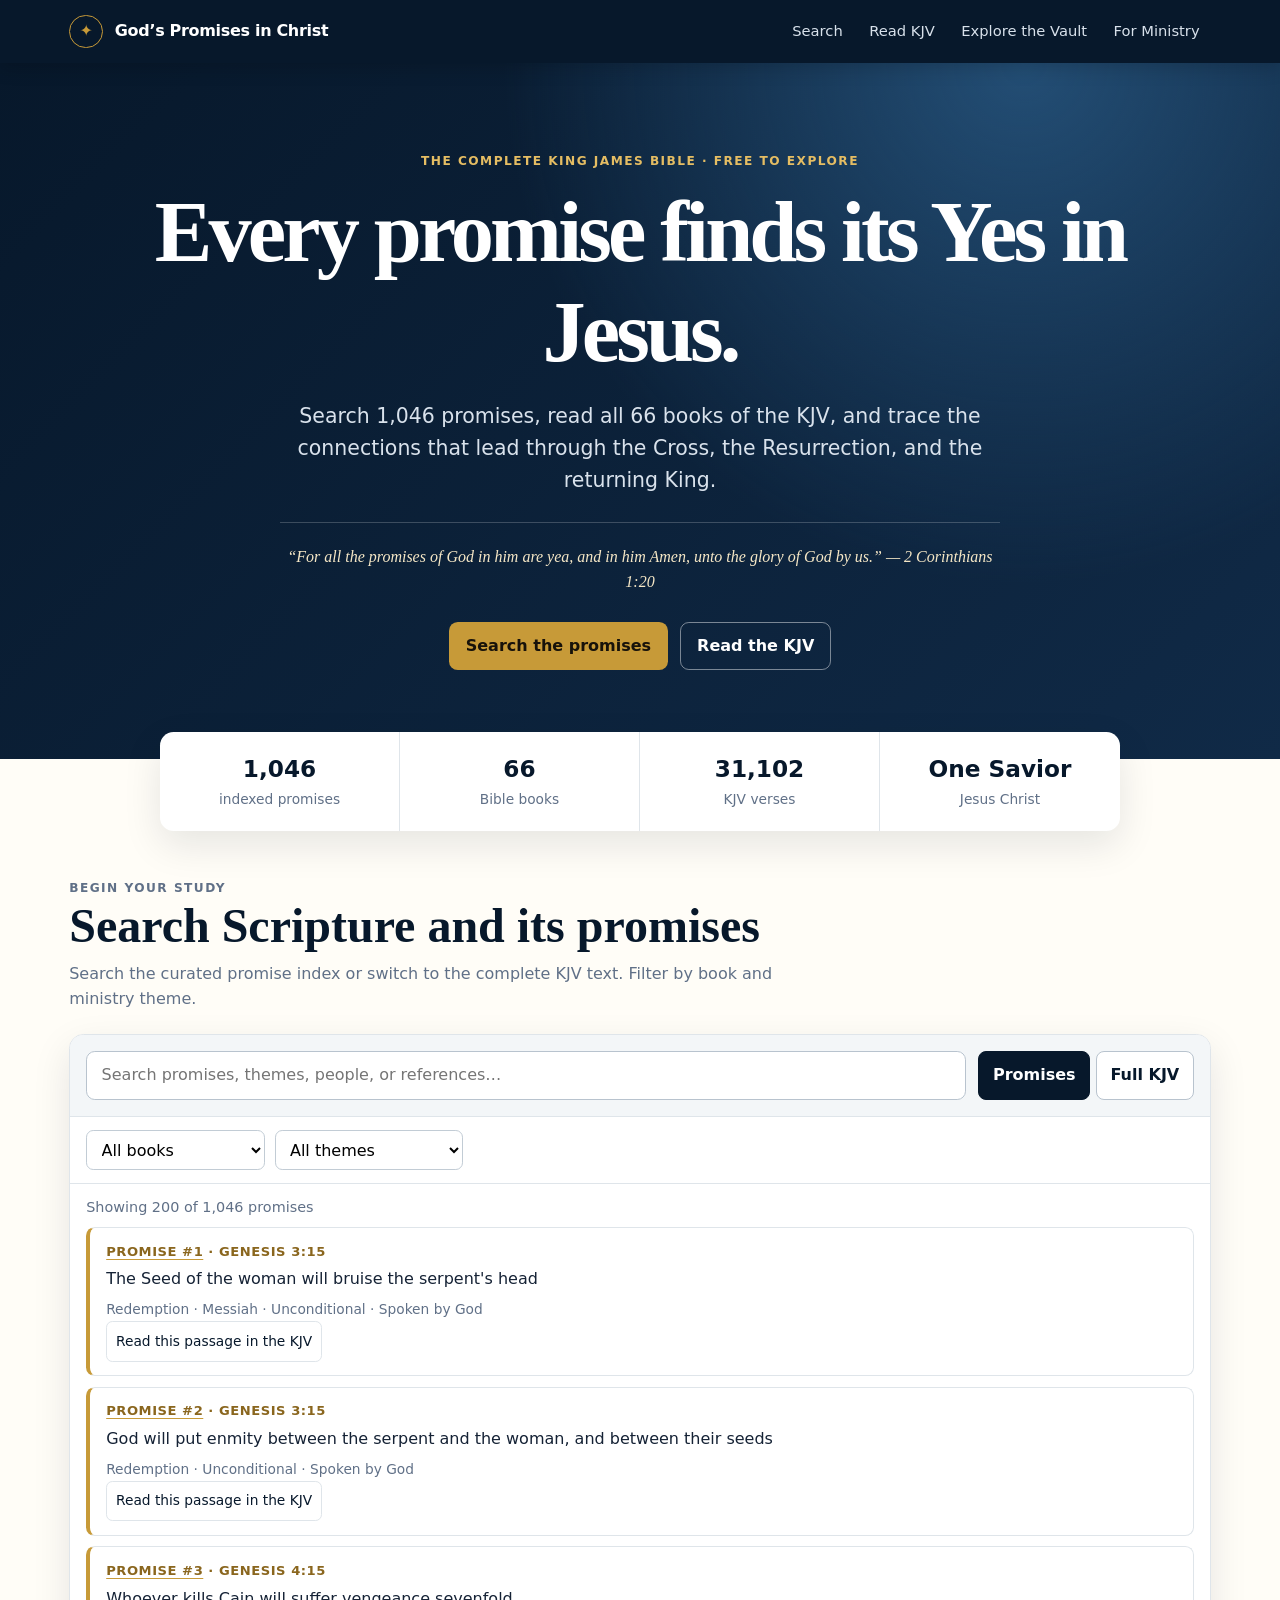
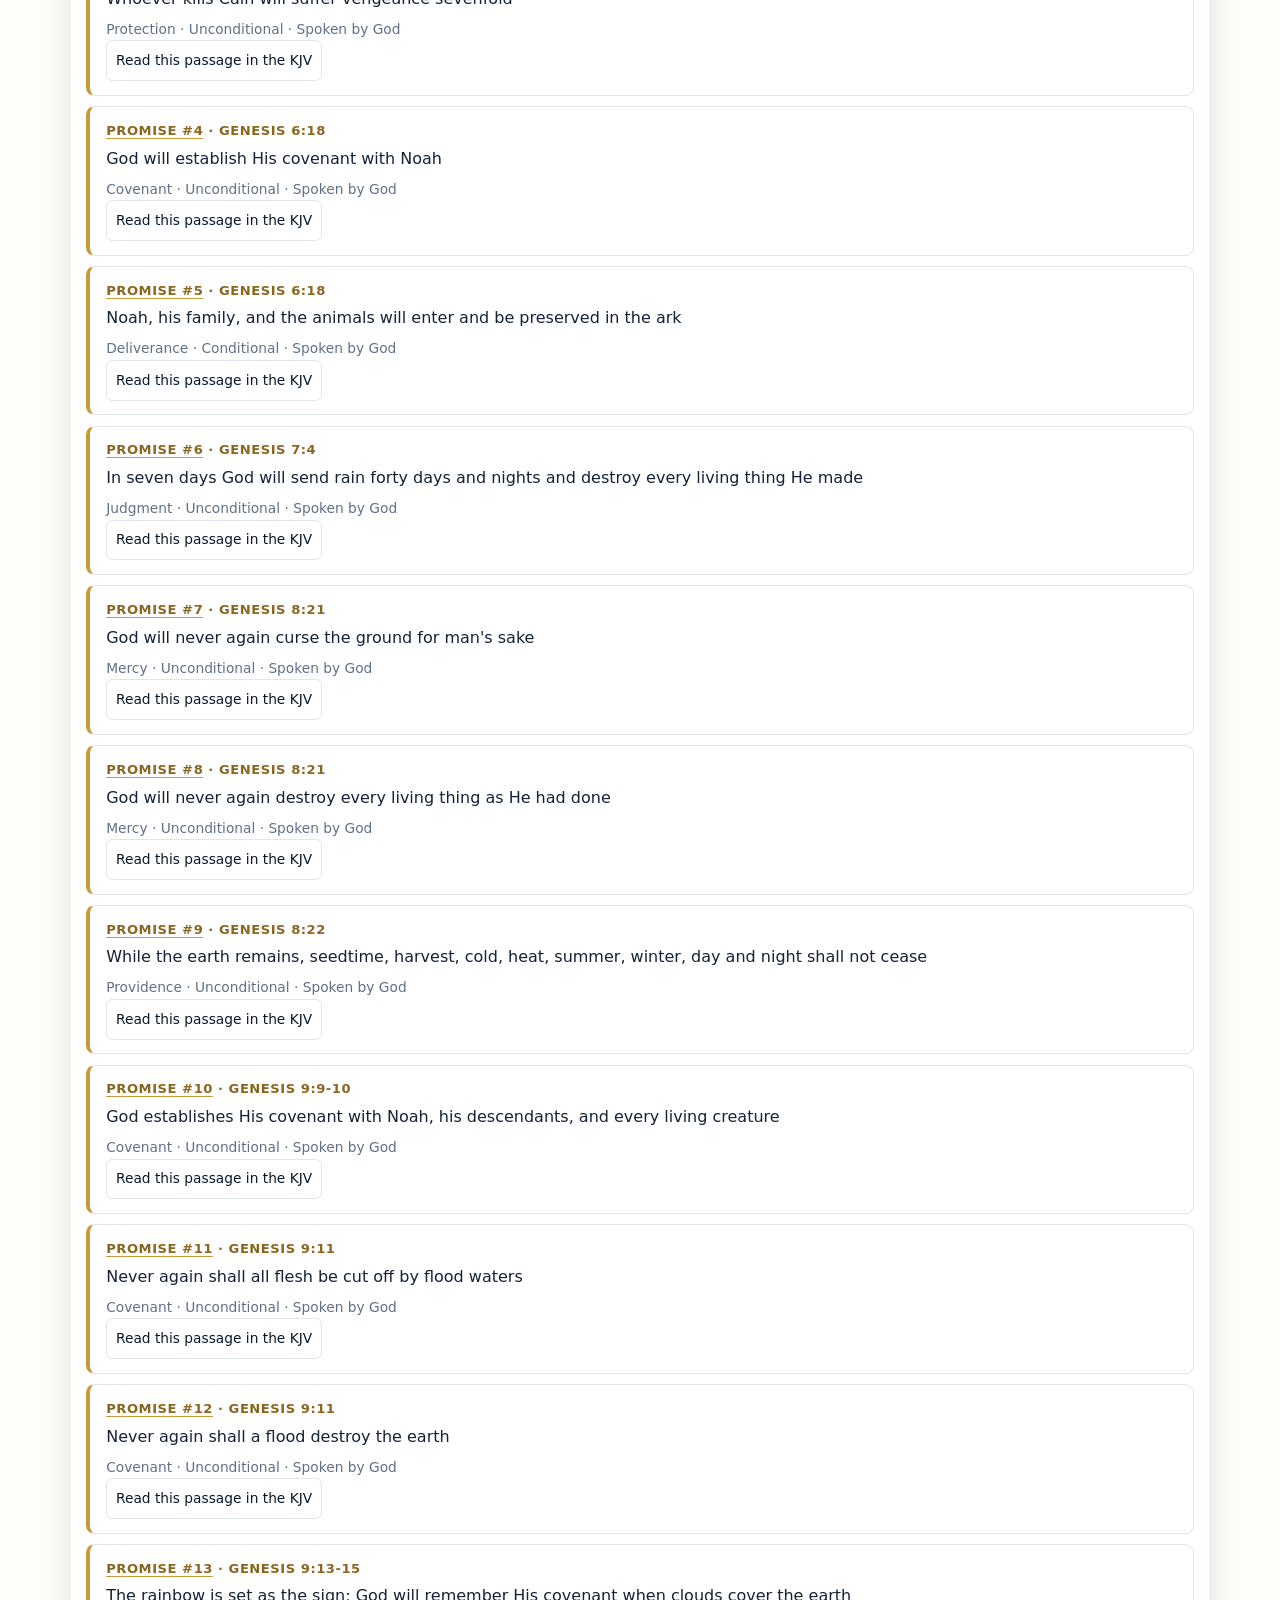
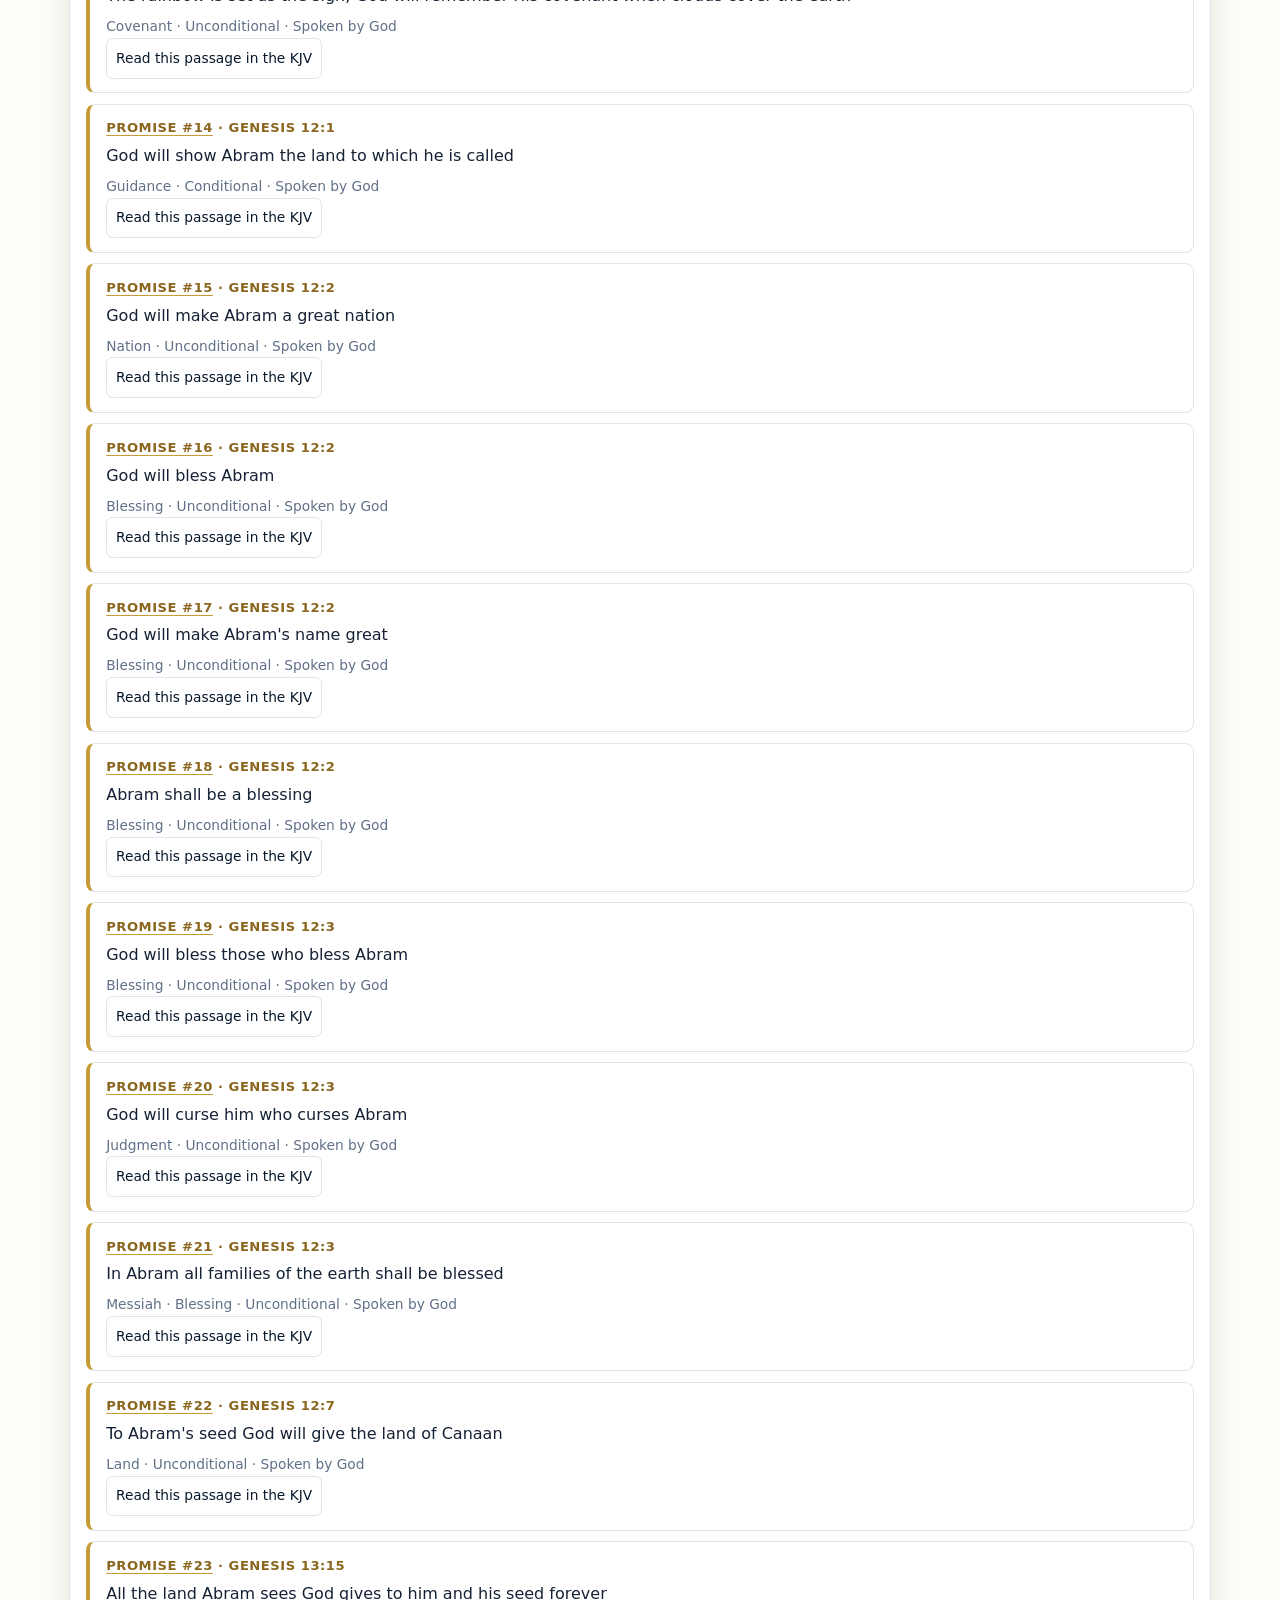
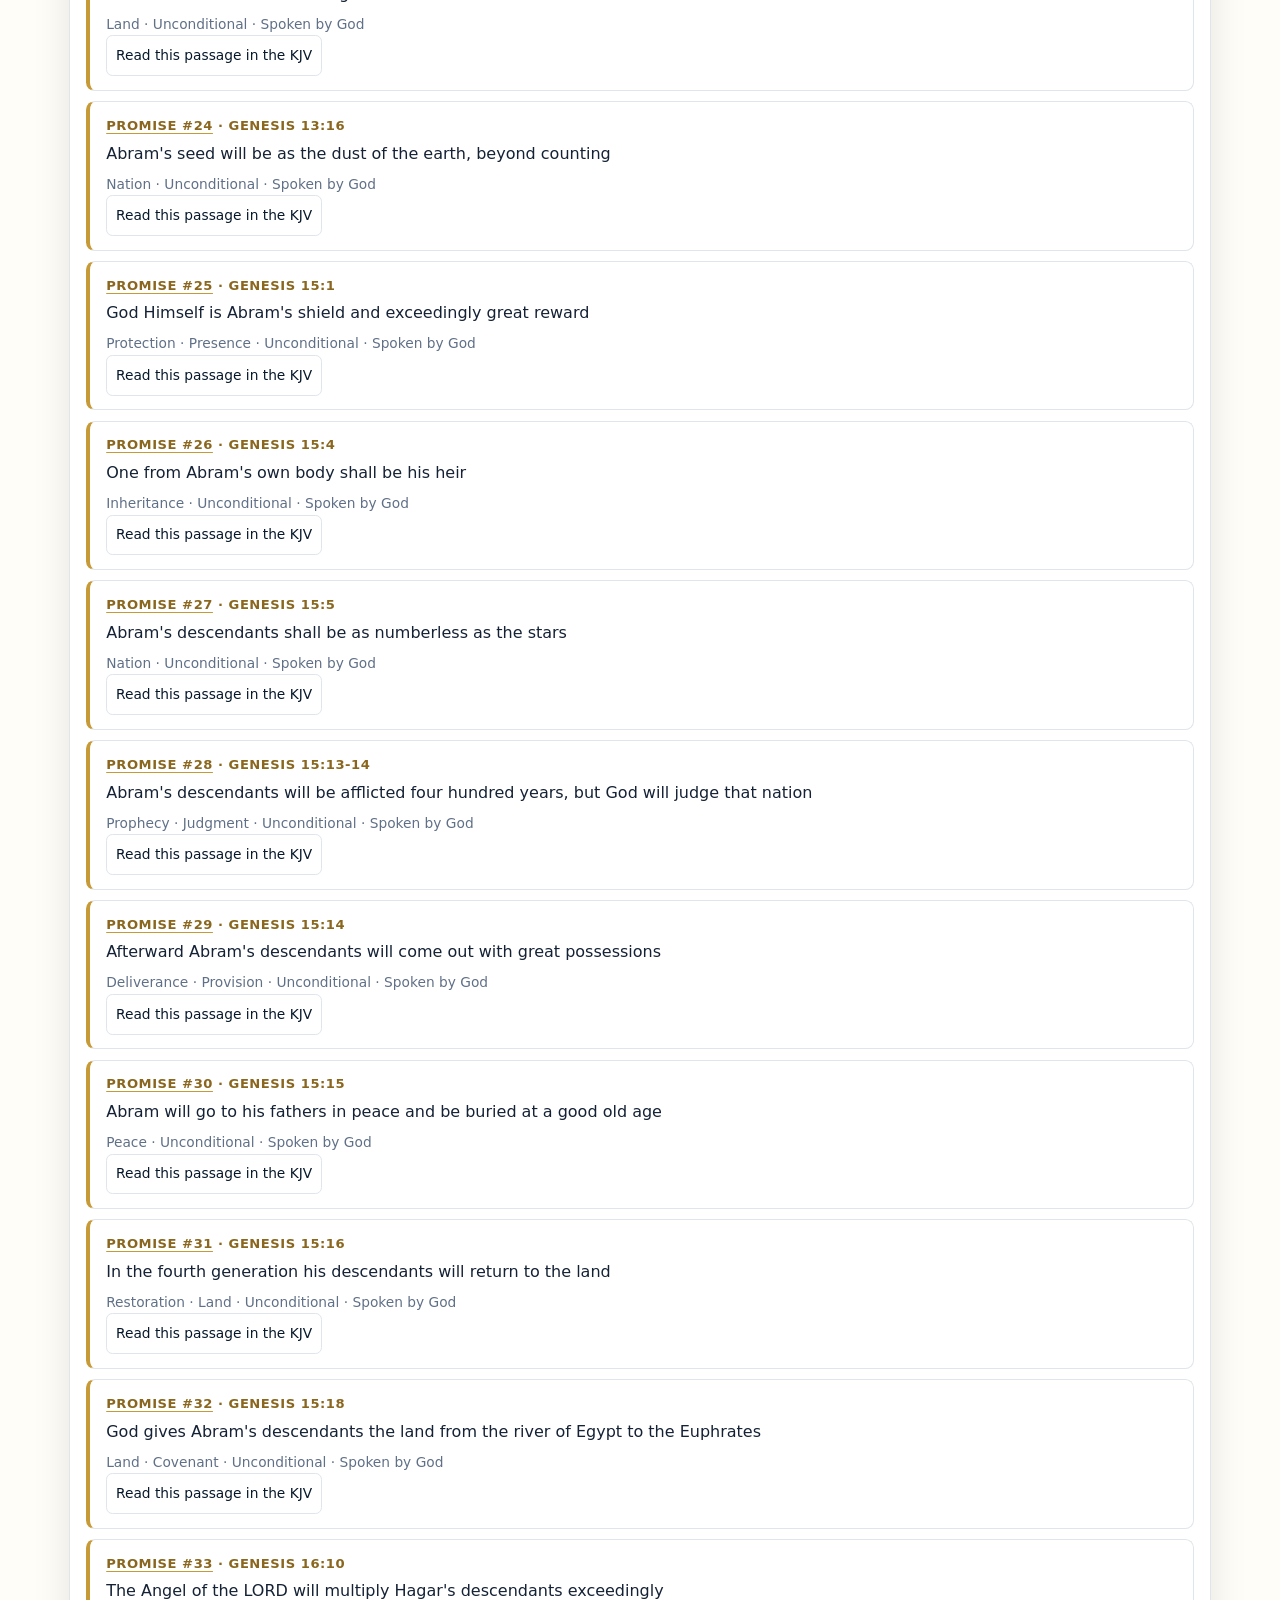
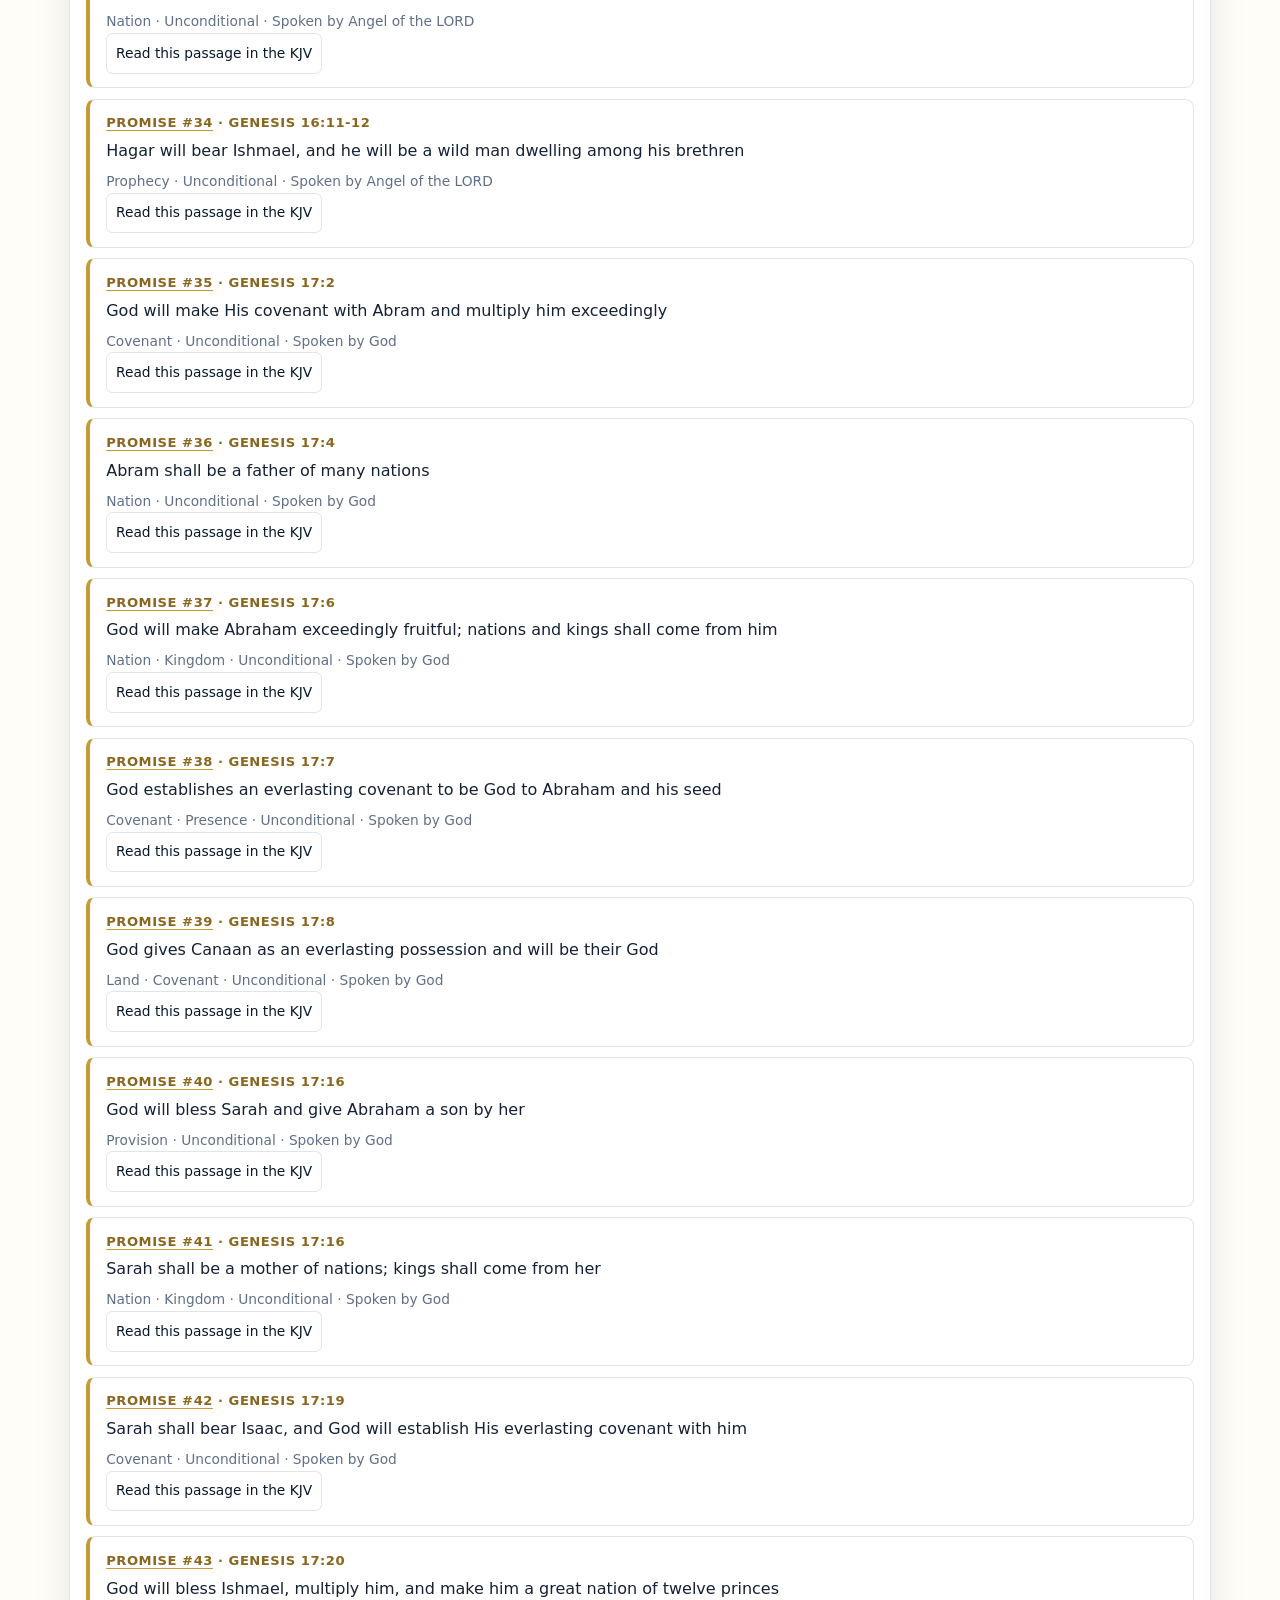
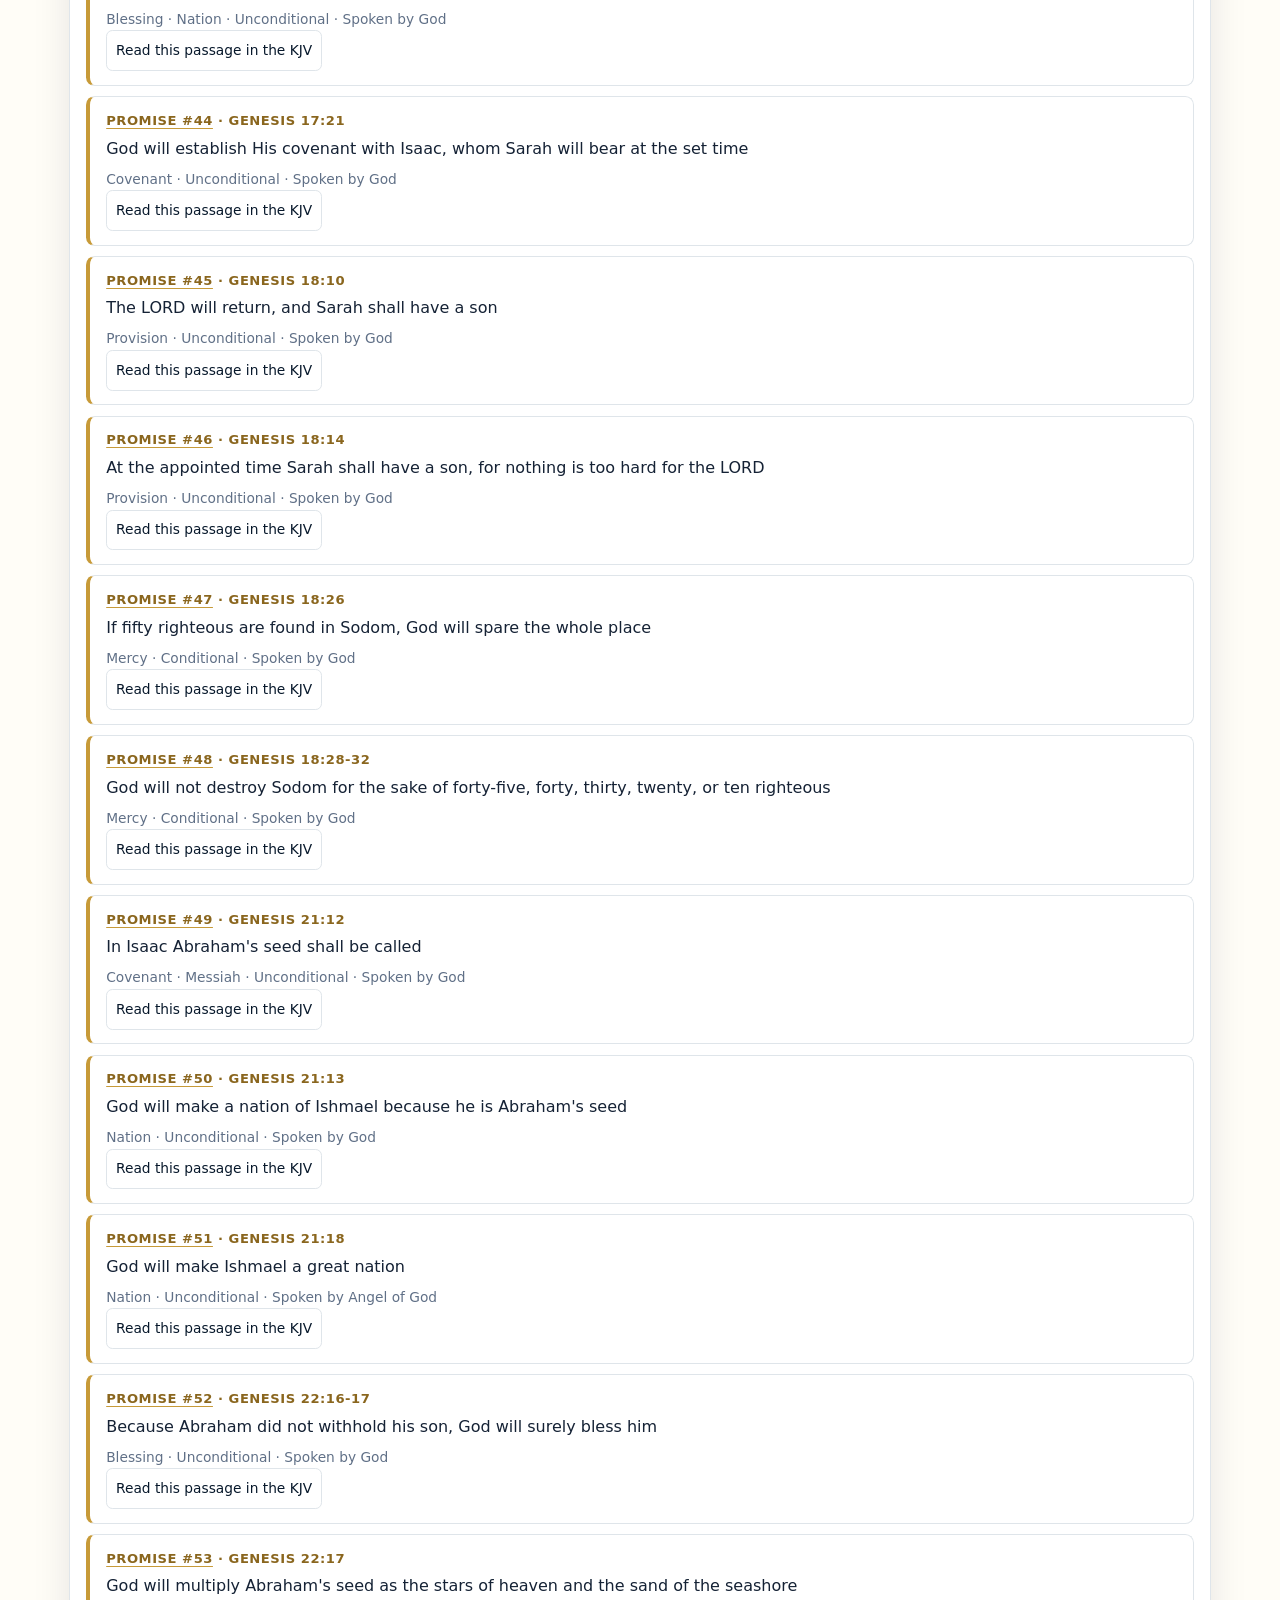
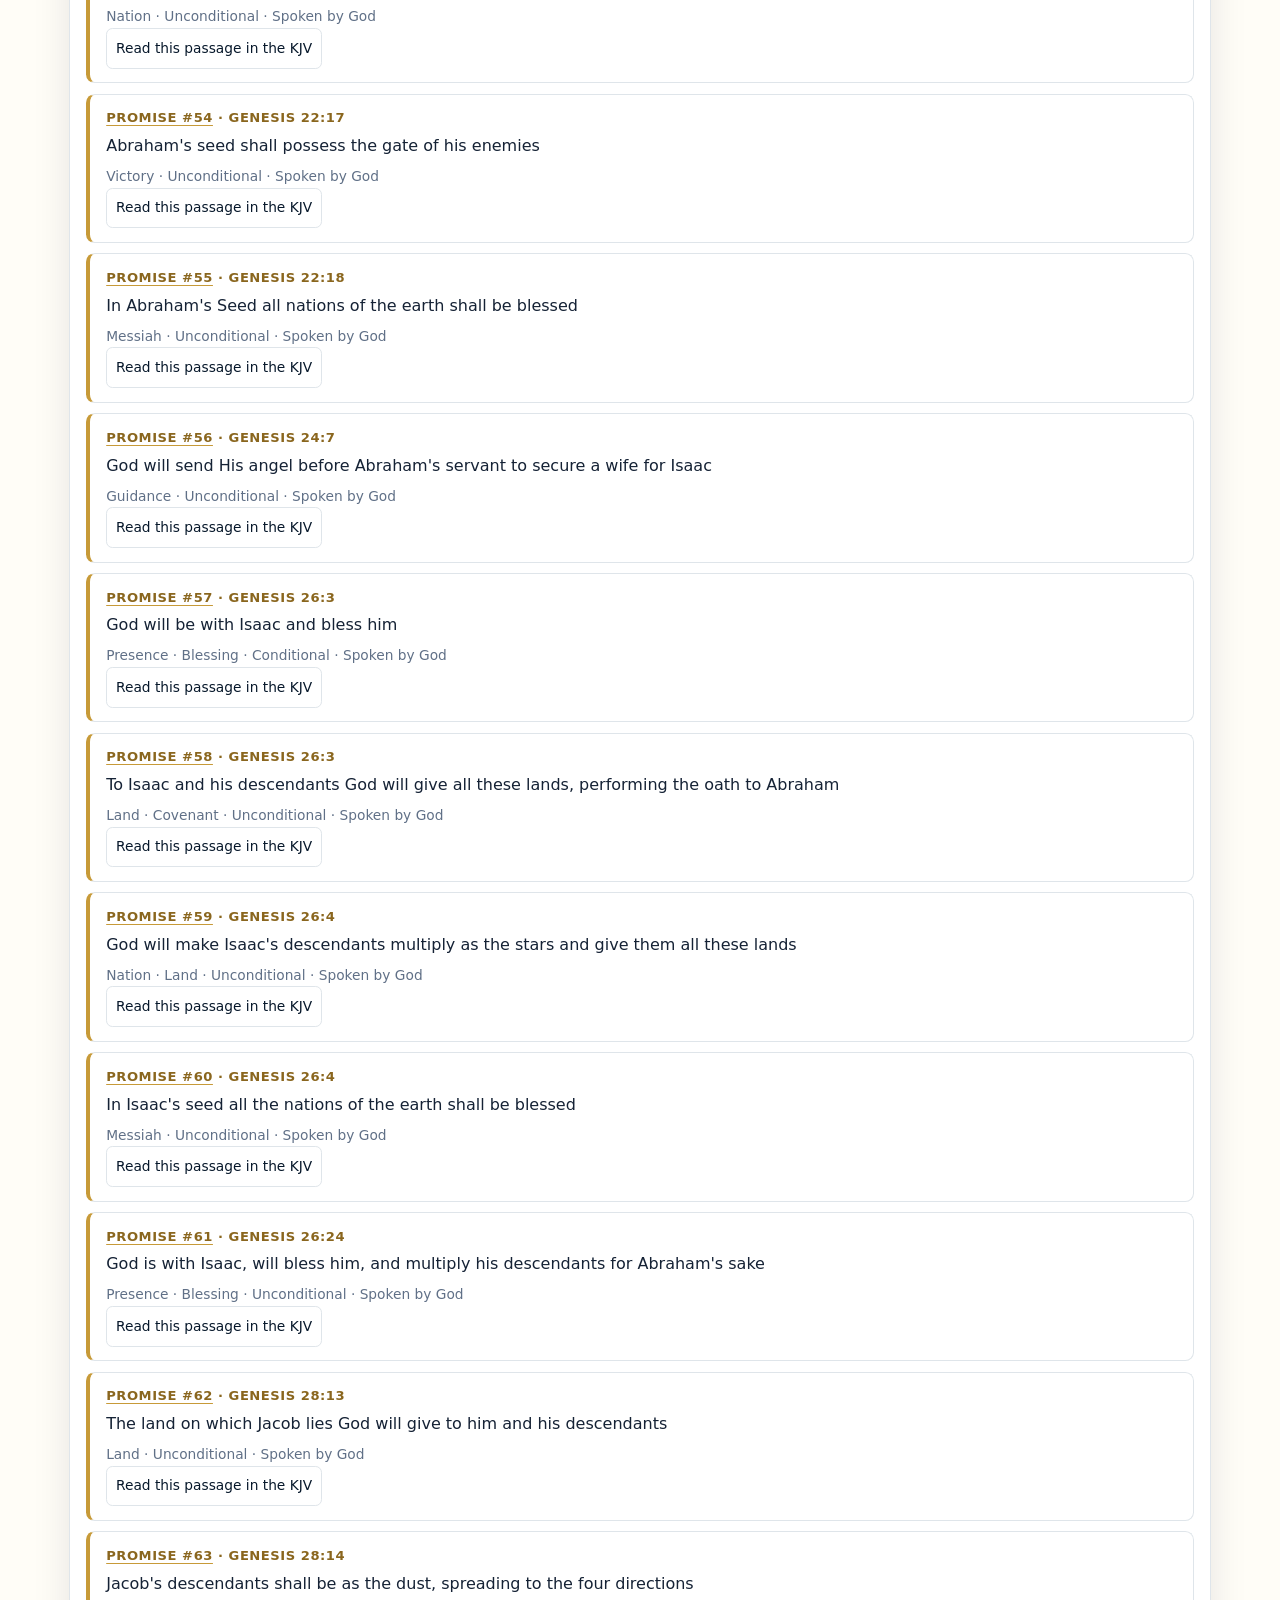
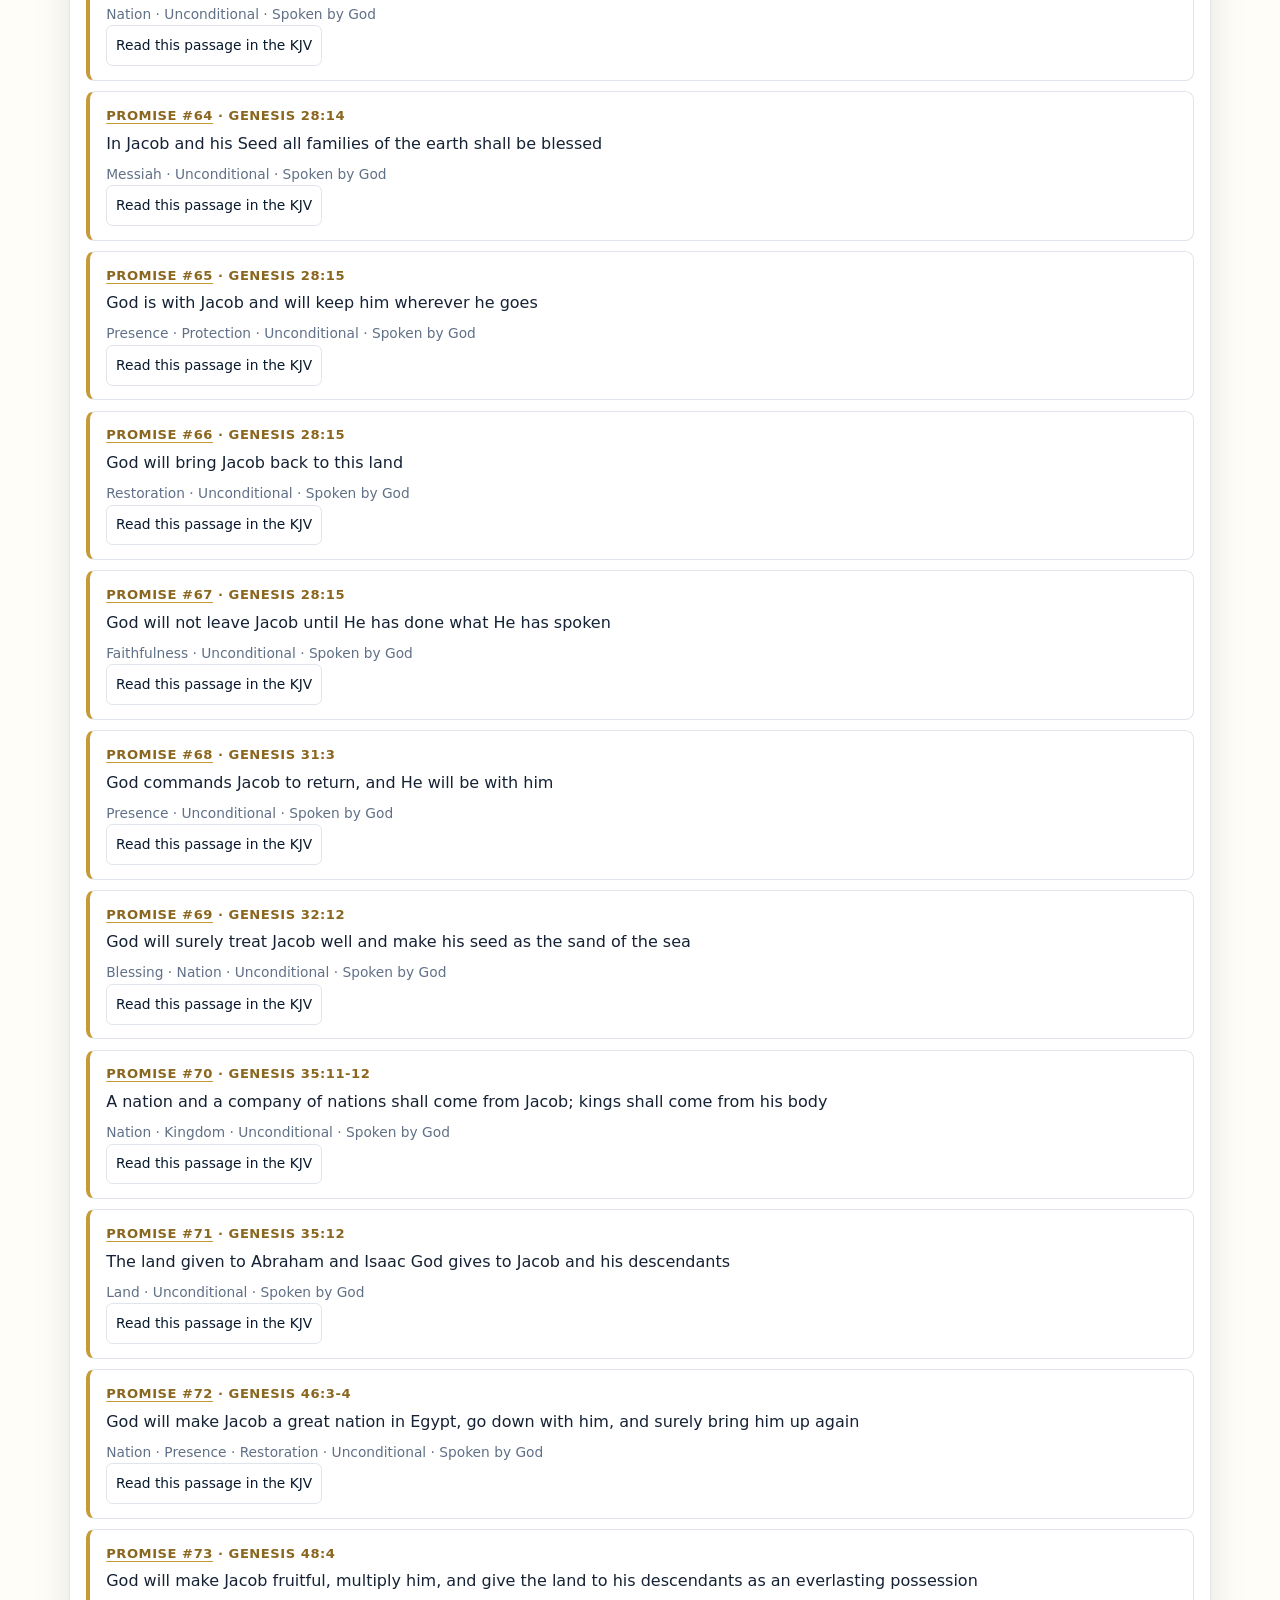
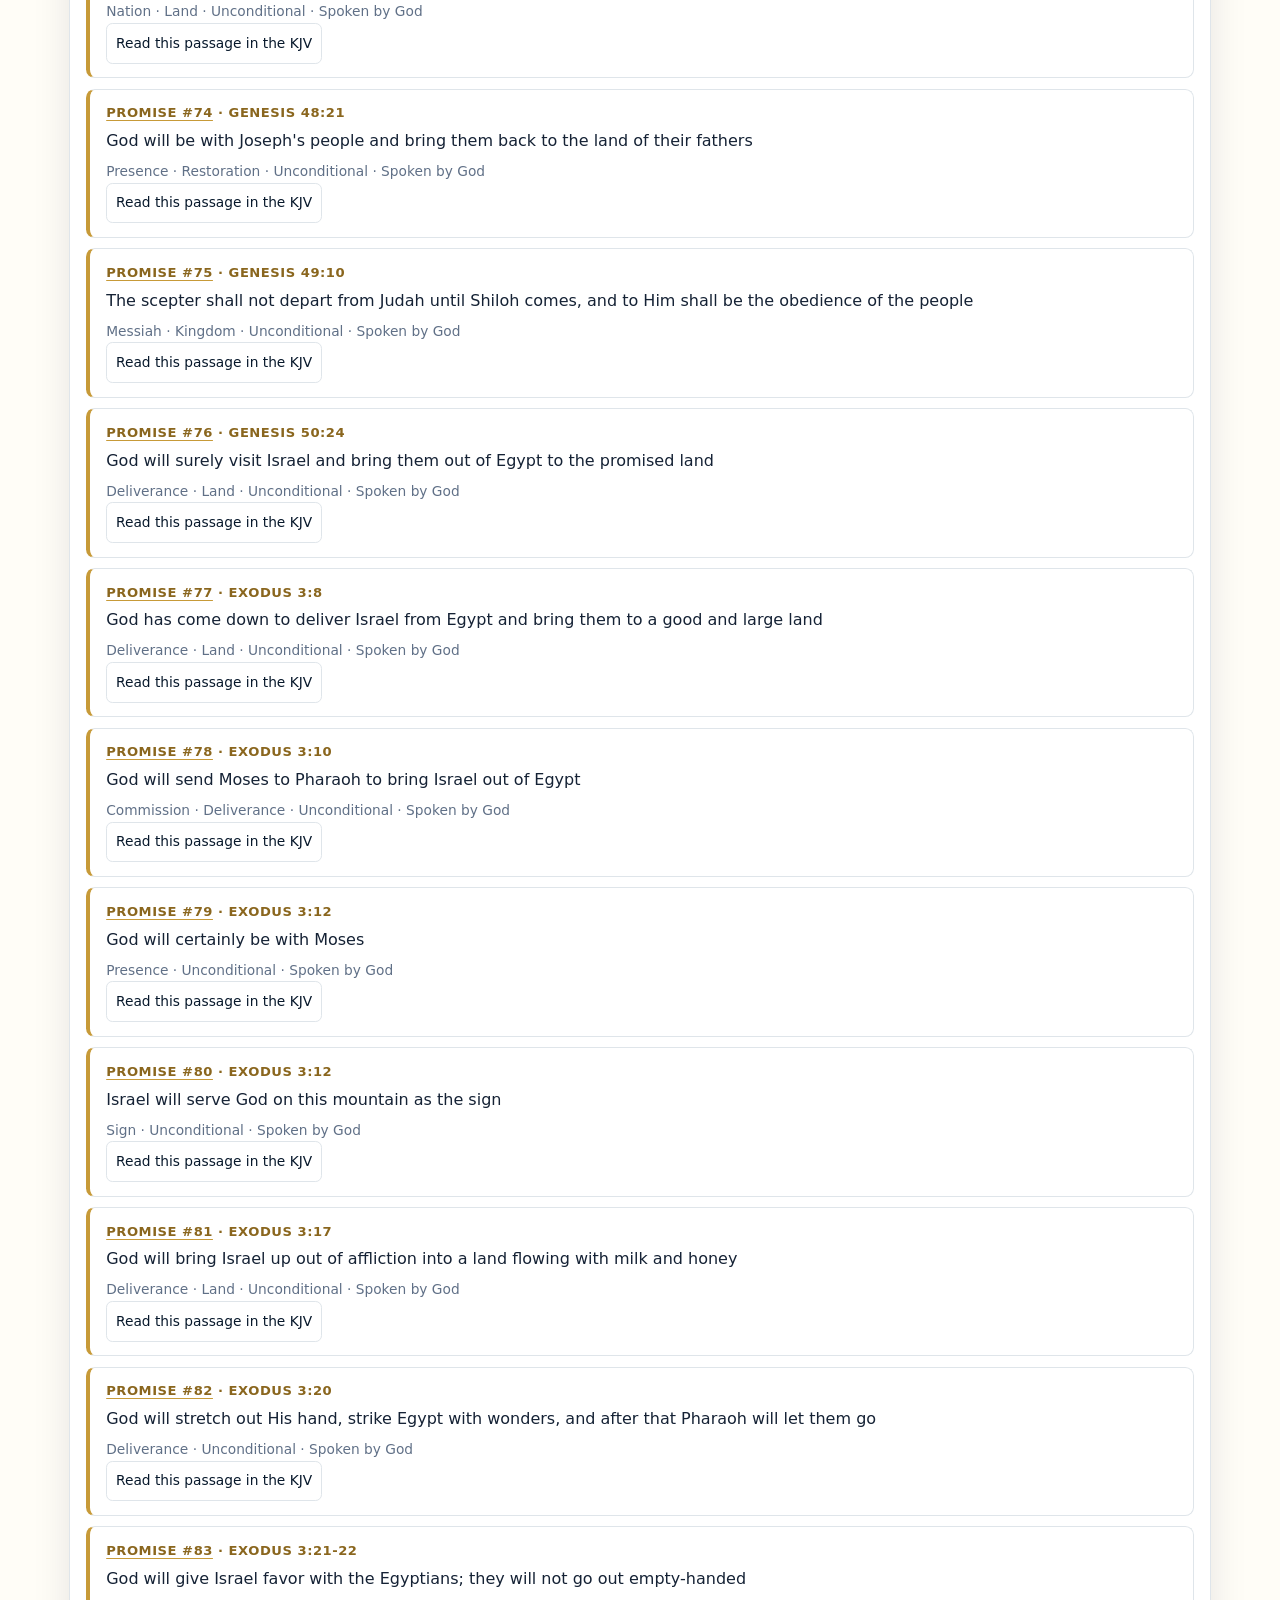
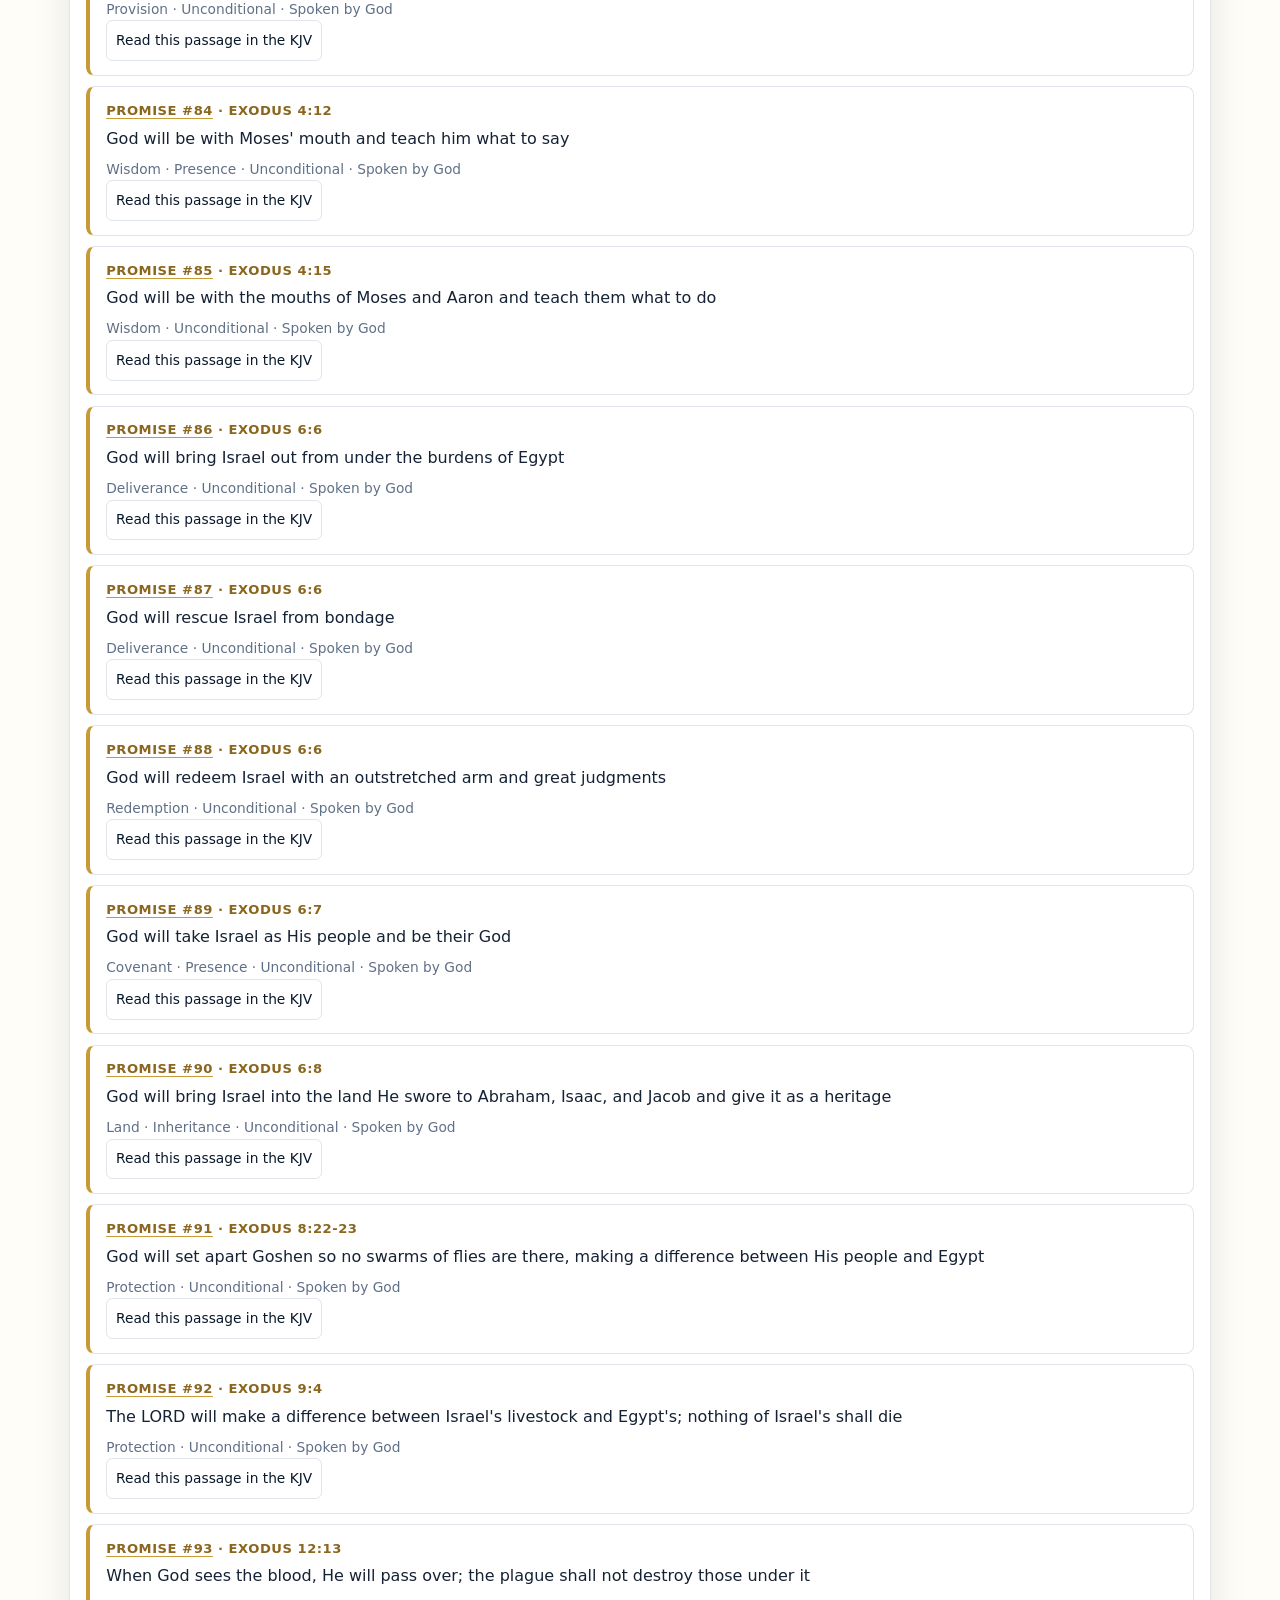
<file: index.html>
<!doctype html>
<html lang="en">
<head>
  <meta charset="utf-8">
  <meta name="viewport" content="width=device-width, initial-scale=1">
  <meta name="description" content="Search 1,046 biblical promises, read the complete KJV, and explore how all Scripture points to Jesus Christ.">
  <meta name="theme-color" content="#07182b">
  <title>God’s Promises in Christ | Search the KJV and Explore the Vault</title>
  <link rel="stylesheet" href="./assets/styles.css">
</head>
<body>
  <a class="skip-link" href="#main">Skip to content</a>
  <header class="site-header">
    <nav class="nav" aria-label="Main navigation">
      <a class="brand" href="#top"><span class="brand-mark" aria-hidden="true">✦</span><span>God’s Promises in Christ</span></a>
      <div class="nav-links"><a href="#search">Search</a><a href="#bible">Read KJV</a><a href="#vault">Explore the Vault</a><a href="#ministry">For Ministry</a></div>
    </nav>
  </header>

  <section class="hero" id="top">
    <div class="hero-inner">
      <p class="eyebrow">The complete King James Bible · Free to explore</p>
      <h1>Every promise finds its Yes in Jesus.</h1>
      <p class="hero-copy">Search 1,046 promises, read all 66 books of the KJV, and trace the connections that lead through the Cross, the Resurrection, and the returning King.</p>
      <p class="scripture">“For all the promises of God in him are yea, and in him Amen, unto the glory of God by us.” — 2 Corinthians 1:20</p>
      <div class="hero-actions"><a class="button button-primary" href="#search">Search the promises</a><a class="button button-secondary" href="#bible">Read the KJV</a></div>
    </div>
  </section>

  <div class="stats" aria-label="Project totals">
    <div class="stat"><strong>1,046</strong><span>indexed promises</span></div>
    <div class="stat"><strong>66</strong><span>Bible books</span></div>
    <div class="stat"><strong>31,102</strong><span>KJV verses</span></div>
    <div class="stat"><strong>One Savior</strong><span>Jesus Christ</span></div>
  </div>

  <main id="main">
    <section class="section" id="search">
      <div class="section-heading"><p class="eyebrow">Begin your study</p><h2>Search Scripture and its promises</h2><p>Search the curated promise index or switch to the complete KJV text. Filter by book and ministry theme.</p></div>
      <div class="search-shell">
        <div class="search-bar"><label><span class="skip-link">Search</span><input class="search-input" id="global-search" type="search" placeholder="Search promises, themes, people, or references…" autocomplete="off"></label><div class="tabs" role="tablist" aria-label="Search scope"><button class="tab" data-scope="promises" role="tab" aria-selected="true">Promises</button><button class="tab" data-scope="bible" role="tab" aria-selected="false">Full KJV</button></div></div>
        <div class="filters"><label><span class="skip-link">Filter by book</span><select id="search-book-filter"><option>Loading books…</option></select></label><label><span class="skip-link">Filter by theme</span><select id="category-filter"><option>Loading themes…</option></select></label></div>
        <div class="results-meta" id="results-meta" aria-live="polite">Loading the promise index…</div>
        <div class="results" id="results"><div class="loading">Preparing the searchable index…</div></div>
        <div class="results-more" id="results-more" hidden><button class="show-more" id="show-more" type="button">Show more</button><p class="results-hint" id="results-hint" hidden></p></div>
      </div>
    </section>

    <section class="section" id="bible">
      <div class="section-heading"><p class="eyebrow">Read the Word</p><h2>The complete King James Bible</h2><p>Choose any book and chapter. Each book begins with a concise guide to how it bears witness to Jesus Christ.</p></div>
      <div class="reader">
        <div class="reader-controls"><strong>Choose a passage</strong><label for="reader-book">Book</label><select id="reader-book"><option>Loading…</option></select><label for="reader-chapter">Chapter</label><select id="reader-chapter"><option>Loading…</option></select><button class="copy-link" id="copy-chapter-link" type="button">Copy link to this chapter</button></div>
        <article class="reader-content" id="reader-content"><div class="loading">Loading the KJV reader…</div></article>
      </div>
    </section>

    <section class="section" id="vault">
      <div class="section-heading"><p class="eyebrow">The Bible as one story</p><h2>Explore the Jesus-centered vault</h2><p>The Obsidian graph shows all 66 books gathered around Jesus Christ. On the web, use the book directory below; in Obsidian, download the repository for the full visual graph.</p></div>
      <div class="vault-grid">
        <article class="vault-card featured"><h3>Jesus Christ: the center</h3><p>“Beginning at Moses and all the prophets, he expounded unto them in all the scriptures the things concerning himself.” The vault traces promise and fulfillment, sacrifice and atonement, kingship and kingdom, the Cross and the empty tomb.</p></article>
        <article class="vault-card"><h3>Promise and fulfillment</h3><p>Move from Old Testament anticipation to New Testament revelation while keeping each passage in its biblical setting.</p></article>
        <article class="vault-card"><h3>For Obsidian users</h3><p>Download the repository, open the <strong>vault</strong> folder as an Obsidian vault, then open Graph View to see every book connected to Christ.</p></article>
        <article class="vault-card"><h3>For ordinary web visitors</h3><p>No software is required. Select a book below to read its Christ-centered introduction and complete KJV text.</p></article>
      </div>
      <div class="book-grid" id="vault-books" aria-label="All Bible books"><div class="loading">Loading book directory…</div></div>
    </section>

    <section class="section" id="ministry">
      <div class="section-heading"><p class="eyebrow">Use it freely</p><h2>Built to serve the Church</h2><p>Use the promise index for personal study, discipleship, teaching preparation, small groups, handouts, or building new tools.</p></div>
      <div class="ministry-note"><strong>Study responsibly.</strong> Promise summaries, categories, and “Christ in this book” introductions are editorial study aids, not replacements for reading Scripture in context. Distinguish promises addressed to particular people or covenants from universal commands and assurances. Test every teaching from the biblical text.</div>
    </section>
  </main>

  <footer class="site-footer"><p><strong>God’s Promises in Christ</strong> · Free and open for study and ministry</p><p><a href="https://github.com/ltexronq7/gods-promises-in-christ">View the source on GitHub</a> · KJV text is generally public domain in the United States; restrictions may apply elsewhere.</p></footer>
  <script src="./assets/app.js" defer></script>
</body>
</html>
</file>
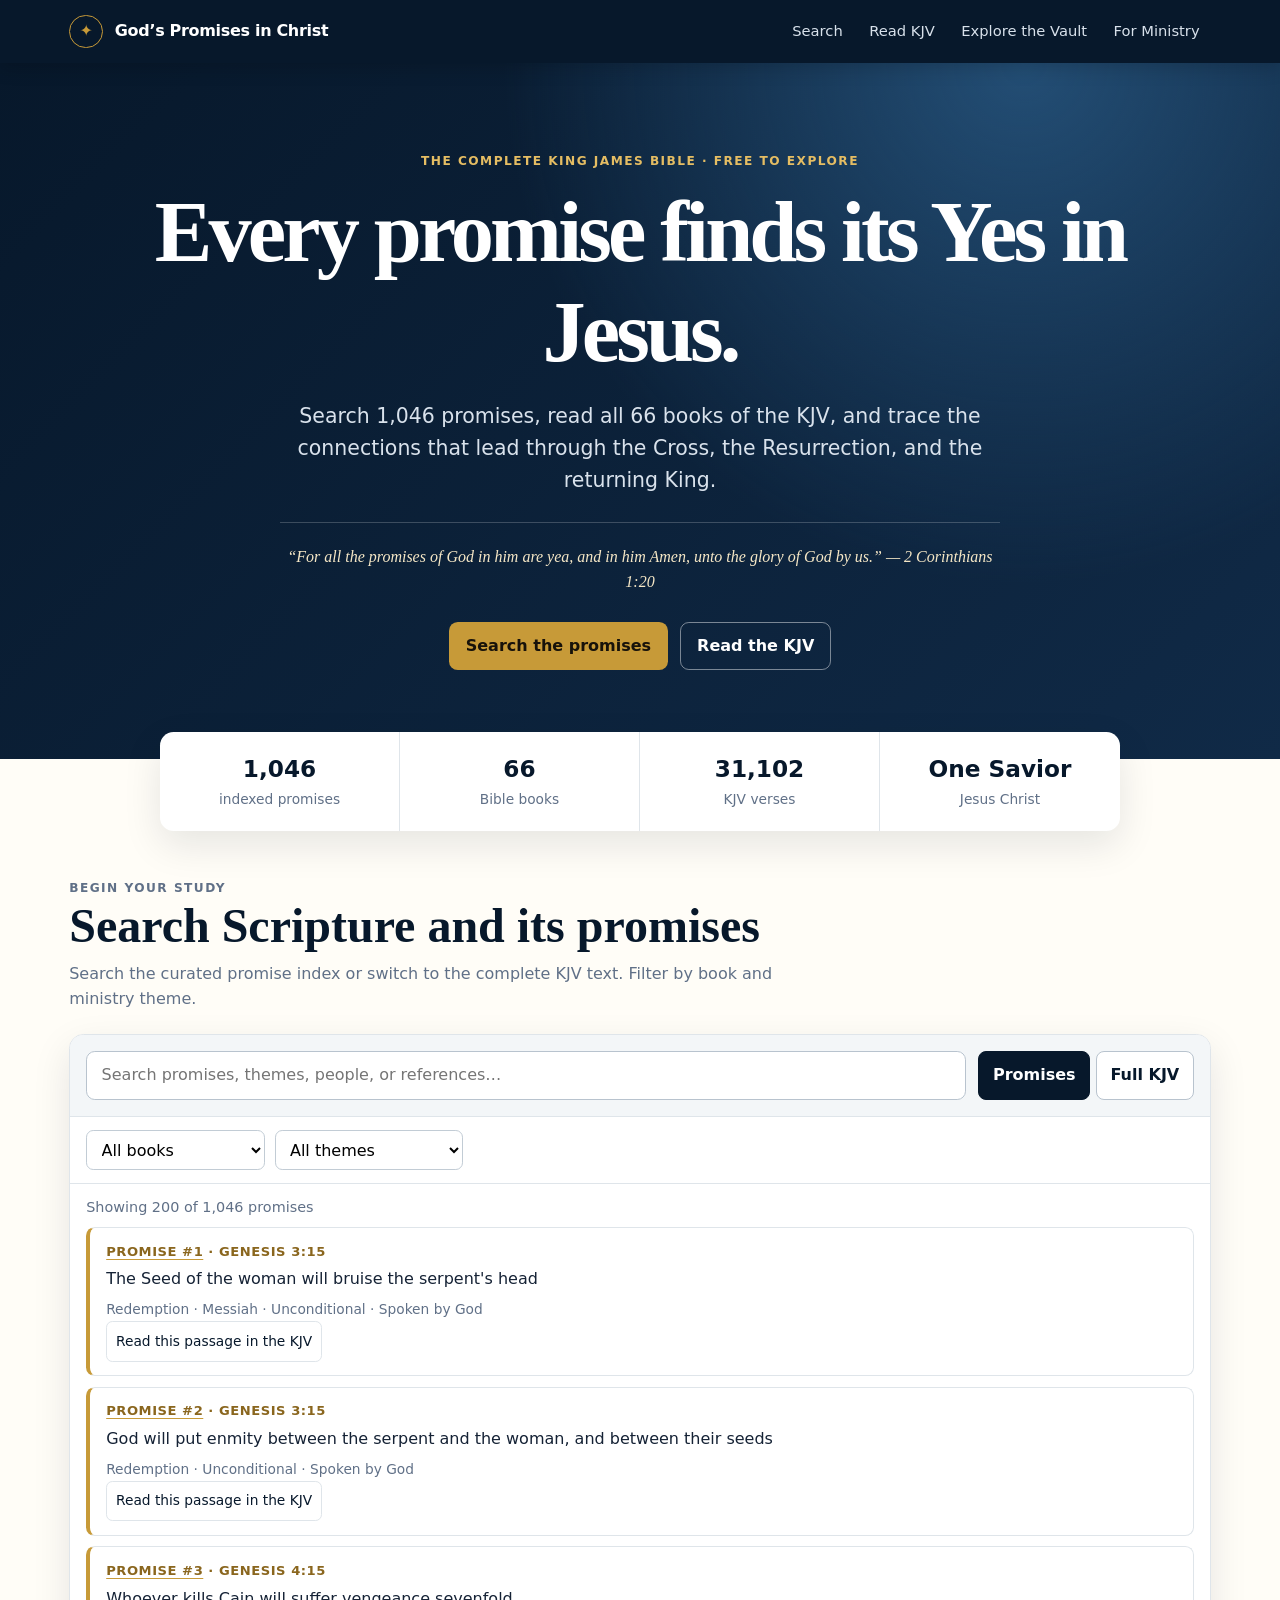
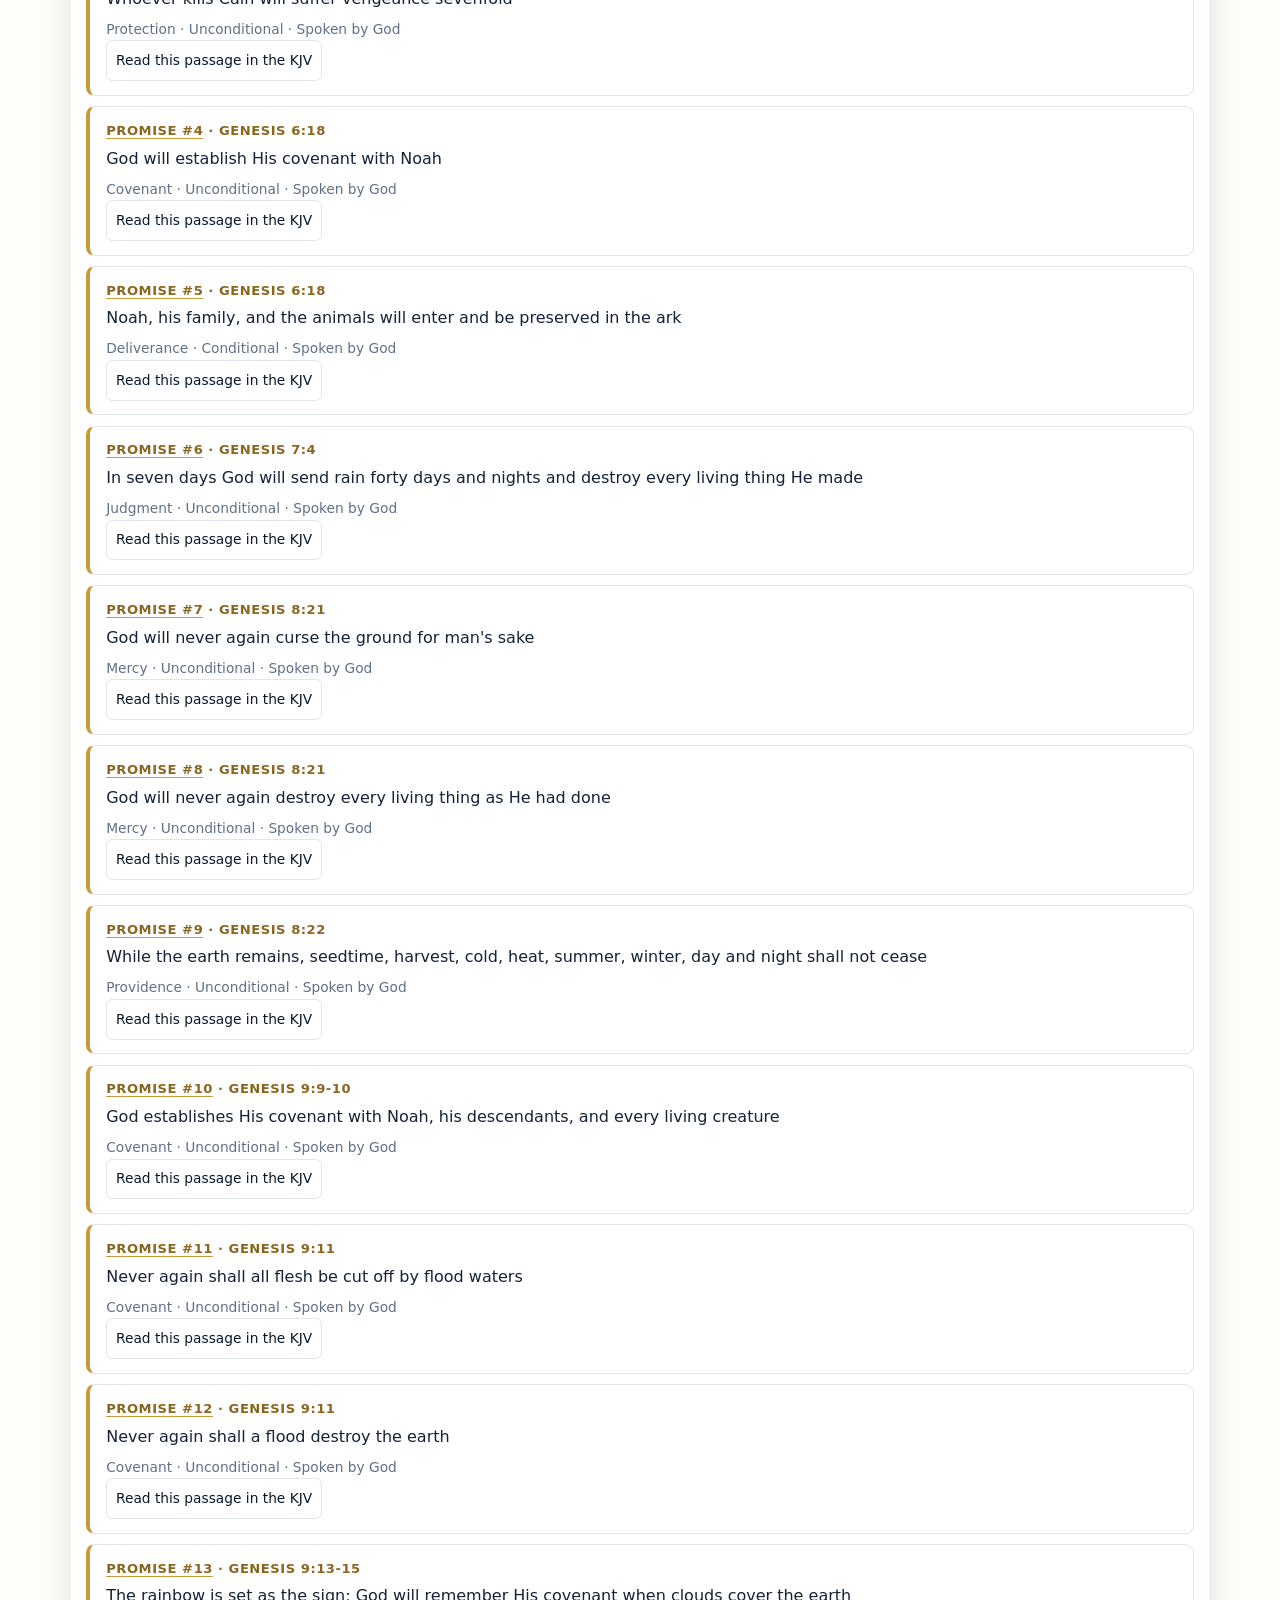
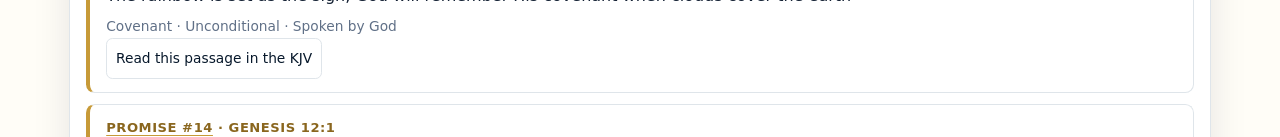
<file: demo/index.html>
<!doctype html>
<html lang="en">
<head>
  <meta charset="utf-8">
  <meta name="viewport" content="width=device-width, initial-scale=1">
  <meta http-equiv="refresh" content="0; url=../">
  <link rel="canonical" href="../">
  <title>God’s Promises in Christ</title>
</head>
<body>
  <p>The searchable ministry site has moved to the <a href="../">main page</a>.</p>
</body>
</html>
</file>
<file: assets/styles.css>
:root {
  --navy: #07182b;
  --navy-2: #102a47;
  --ink: #152235;
  --muted: #607087;
  --gold: #c79a38;
  --gold-soft: #f6ead0;
  --paper: #fffdf7;
  --white: #ffffff;
  --line: #dfe5ea;
  --success: #2f6b4f;
  --shadow: 0 14px 38px rgba(7, 24, 43, .1);
}

* { box-sizing: border-box; }
html { scroll-behavior: smooth; }
body {
  margin: 0;
  color: var(--ink);
  background: var(--paper);
  font-family: Inter, ui-sans-serif, system-ui, -apple-system, BlinkMacSystemFont, "Segoe UI", sans-serif;
  line-height: 1.55;
}
button, input, select { font: inherit; }
button, select { cursor: pointer; }
a { color: inherit; }

.skip-link { position: fixed; left: 1rem; top: -4rem; z-index: 100; background: white; padding: .7rem 1rem; }
.skip-link:focus { top: 1rem; }
.site-header { background: var(--navy); color: white; position: sticky; top: 0; z-index: 30; box-shadow: 0 4px 18px rgba(0,0,0,.18); }
.nav { max-width: 1180px; margin: auto; padding: .8rem 1.2rem; display: flex; align-items: center; justify-content: space-between; gap: 1rem; }
.brand { display: flex; align-items: center; gap: .75rem; text-decoration: none; font-weight: 800; letter-spacing: -.02em; }
.brand-mark { width: 2.1rem; height: 2.1rem; display: grid; place-items: center; border: 1px solid var(--gold); border-radius: 50%; color: var(--gold); }
.nav-links { display: flex; flex-wrap: wrap; gap: .25rem; }
.nav-links a { text-decoration: none; color: #d8e1eb; padding: .45rem .7rem; border-radius: .45rem; font-size: .92rem; }
.nav-links a:hover, .nav-links a:focus { color: white; background: rgba(255,255,255,.09); }

.hero { background: radial-gradient(circle at 80% 0%, #234e75 0, transparent 42%), linear-gradient(135deg, var(--navy), var(--navy-2)); color: white; padding: clamp(3.2rem, 7vw, 6.5rem) 1.2rem; }
.hero-inner { max-width: 1040px; margin: auto; text-align: center; }
.eyebrow { margin: 0 0 .75rem; color: #e5bd63; font-weight: 800; letter-spacing: .12em; text-transform: uppercase; font-size: .76rem; }
h1, h2, h3 { font-family: Georgia, "Times New Roman", serif; line-height: 1.15; }
h1 { margin: 0; font-size: clamp(2.6rem, 7vw, 5.4rem); letter-spacing: -.045em; }
.hero-copy { max-width: 760px; margin: 1.2rem auto 0; color: #d9e2ec; font-size: clamp(1.05rem, 2vw, 1.28rem); }
.scripture { max-width: 720px; margin: 1.6rem auto 0; padding-top: 1.4rem; border-top: 1px solid rgba(255,255,255,.2); color: #f5e7c6; font-family: Georgia, serif; font-style: italic; }
.hero-actions { display: flex; flex-wrap: wrap; justify-content: center; gap: .75rem; margin-top: 1.7rem; }
.button { display: inline-flex; justify-content: center; align-items: center; min-height: 2.8rem; padding: .65rem 1rem; border-radius: .55rem; border: 1px solid transparent; text-decoration: none; font-weight: 750; }
.button-primary { background: var(--gold); color: #17120a; }
.button-secondary { border-color: rgba(255,255,255,.45); color: white; }

.stats { max-width: 960px; margin: -1.7rem auto 0; position: relative; background: white; border-radius: .85rem; box-shadow: var(--shadow); display: grid; grid-template-columns: repeat(4, 1fr); overflow: hidden; }
.stat { text-align: center; padding: 1.2rem .6rem; border-right: 1px solid var(--line); }
.stat:last-child { border: 0; }
.stat strong { display: block; font-size: 1.45rem; color: var(--navy); }
.stat span { color: var(--muted); font-size: .86rem; }

main { max-width: 1180px; margin: auto; padding: 3rem 1.2rem 5rem; }
.section { scroll-margin-top: 5rem; margin-bottom: 4.5rem; }
.section-heading { max-width: 760px; margin-bottom: 1.4rem; }
.section h2 { margin: 0 0 .55rem; font-size: clamp(2rem, 4vw, 3rem); color: var(--navy); }
.section-heading p { margin: 0; color: var(--muted); }

.search-shell { background: white; border: 1px solid var(--line); border-radius: .9rem; box-shadow: var(--shadow); overflow: hidden; }
.search-bar { padding: 1rem; background: #f3f6f8; border-bottom: 1px solid var(--line); display: grid; grid-template-columns: 1fr auto; gap: .75rem; }
.search-input { width: 100%; min-height: 3rem; border: 1px solid #b8c3ce; border-radius: .55rem; padding: .7rem .9rem; background: white; }
.tabs { display: flex; gap: .35rem; }
.tab { border: 1px solid #b8c3ce; background: white; border-radius: .5rem; padding: .6rem .85rem; color: var(--navy); font-weight: 750; }
.tab[aria-selected="true"] { background: var(--navy); color: white; border-color: var(--navy); }
.filters { padding: .8rem 1rem; display: flex; flex-wrap: wrap; gap: .6rem; border-bottom: 1px solid var(--line); }
.filters select { min-height: 2.5rem; border: 1px solid #c2ccd5; border-radius: .45rem; padding: .45rem .65rem; background: white; }
.results-meta { padding: .75rem 1rem 0; color: var(--muted); font-size: .9rem; }
.results { padding: .55rem 1rem 1rem; display: grid; gap: .65rem; }
.result-card { border: 1px solid var(--line); border-left: 4px solid var(--gold); border-radius: .55rem; padding: .85rem 1rem; background: white; }
.result-ref { color: #8a661e; font-size: .82rem; font-weight: 850; letter-spacing: .04em; text-transform: uppercase; }
.result-card p { margin: .35rem 0 0; }
.result-details { margin-top: .45rem; color: var(--muted); font-size: .86rem; }
.empty { padding: 2rem 1rem; color: var(--muted); text-align: center; }
.results-more { padding: 0 1rem 1.25rem; text-align: center; }
.show-more { min-height: 2.6rem; padding: .6rem 1.4rem; border: 1px solid var(--line); border-radius: .5rem; background: white; color: var(--navy); font-weight: 750; }
.show-more:hover, .show-more:focus { border-color: var(--gold); background: #fffbf1; }
.results-hint { margin: .6rem 0 0; color: var(--muted); font-size: .88rem; }

.reader { display: grid; grid-template-columns: 270px 1fr; gap: 1rem; }
.reader-controls { background: var(--navy); color: white; padding: 1rem; border-radius: .75rem; align-self: start; position: sticky; top: 5.2rem; }
.reader-controls label { display: block; font-size: .8rem; color: #c6d2df; margin: .7rem 0 .25rem; }
.reader-controls select { width: 100%; padding: .55rem; border: 0; border-radius: .4rem; background: white; }
.reader-content { background: white; border: 1px solid var(--line); border-radius: .75rem; padding: clamp(1.1rem, 4vw, 2.3rem); min-height: 28rem; }
.reader-content h3 { color: var(--navy); font-size: 2rem; margin-top: 0; }
.book-intro { background: var(--gold-soft); border-radius: .6rem; padding: 1rem; margin-bottom: 1.25rem; }
.book-intro strong { color: #74520c; }
.chapter-promises { border: 1px solid var(--line); border-left: 4px solid var(--gold); border-radius: .6rem; padding: .85rem 1rem; margin-bottom: 1.25rem; font-size: .93rem; }
.chapter-promises strong { color: var(--navy); }
.chapter-promises ul { margin: .5rem 0 0; padding-left: 1.1rem; display: grid; gap: .3rem; }
.chapter-promises li { color: var(--muted); }
.verse { display: inline; }
.verse-number { color: #976f1f; font-size: .72em; font-weight: 850; vertical-align: super; margin-right: .2rem; }

.vault-grid { display: grid; grid-template-columns: repeat(3, 1fr); gap: 1rem; }
.vault-card { background: white; border: 1px solid var(--line); border-radius: .75rem; padding: 1.2rem; box-shadow: 0 8px 24px rgba(7,24,43,.06); }
.vault-card h3 { color: var(--navy); margin: 0 0 .5rem; font-size: 1.35rem; }
.vault-card p { margin: 0; color: var(--muted); }
.vault-card.featured { grid-column: span 2; background: var(--navy); color: white; border-color: var(--navy); }
.vault-card.featured h3 { color: #f0c76f; }
.vault-card.featured p { color: #d7e1eb; }
.book-grid { margin-top: 1rem; display: grid; grid-template-columns: repeat(4, 1fr); gap: .45rem; }
.book-link { display: inline-block; border: 1px solid var(--line); background: white; border-radius: .4rem; padding: .55rem; text-align: left; color: var(--navy); text-decoration: none; }
.book-link:hover, .book-link:focus { border-color: var(--gold); background: #fffbf1; }

/* Every view has an address: citations and references are real links. */
.ref-link { color: inherit; text-decoration-color: var(--gold); text-underline-offset: .2em; }
.ref-link:hover, .ref-link:focus { color: var(--navy); }
.copy-link { width: 100%; margin-top: 1rem; border: 1px solid #4d6a89; border-radius: .4rem; padding: .5rem; background: transparent; color: white; font-size: .85rem; }
.copy-link:hover, .copy-link:focus { border-color: var(--gold); color: #efc86d; }
.focus-note { padding: .75rem 1rem; color: var(--muted); font-size: .9rem; }
.link-button { border: 0; background: none; padding: 0; color: var(--navy); font: inherit; text-decoration: underline; text-decoration-color: var(--gold); }

.ministry-note { background: var(--gold-soft); border: 1px solid #ead29c; border-radius: .8rem; padding: 1.2rem; }
.site-footer { background: var(--navy); color: #d6e0ea; padding: 2.2rem 1.2rem; text-align: center; }
.site-footer a { color: #efc86d; }
.loading { color: var(--muted); padding: 2rem; text-align: center; }

@media (max-width: 800px) {
  .nav { align-items: flex-start; }
  .nav-links { justify-content: flex-end; }
  .stats { margin-inline: 1rem; grid-template-columns: repeat(2, 1fr); }
  .stat:nth-child(2) { border-right: 0; }
  .stat:nth-child(-n+2) { border-bottom: 1px solid var(--line); }
  .search-bar { grid-template-columns: 1fr; }
  .reader { grid-template-columns: 1fr; }
  .reader-controls { position: static; }
  .vault-grid { grid-template-columns: 1fr; }
  .vault-card.featured { grid-column: auto; }
  .book-grid { grid-template-columns: repeat(2, 1fr); }
}

@media (max-width: 520px) {
  .brand span:last-child { display: none; }
  .nav-links a { padding: .35rem .45rem; font-size: .82rem; }
  .tabs { display: grid; grid-template-columns: 1fr 1fr; }
  .hero { padding-top: 3rem; }
}
</file>
